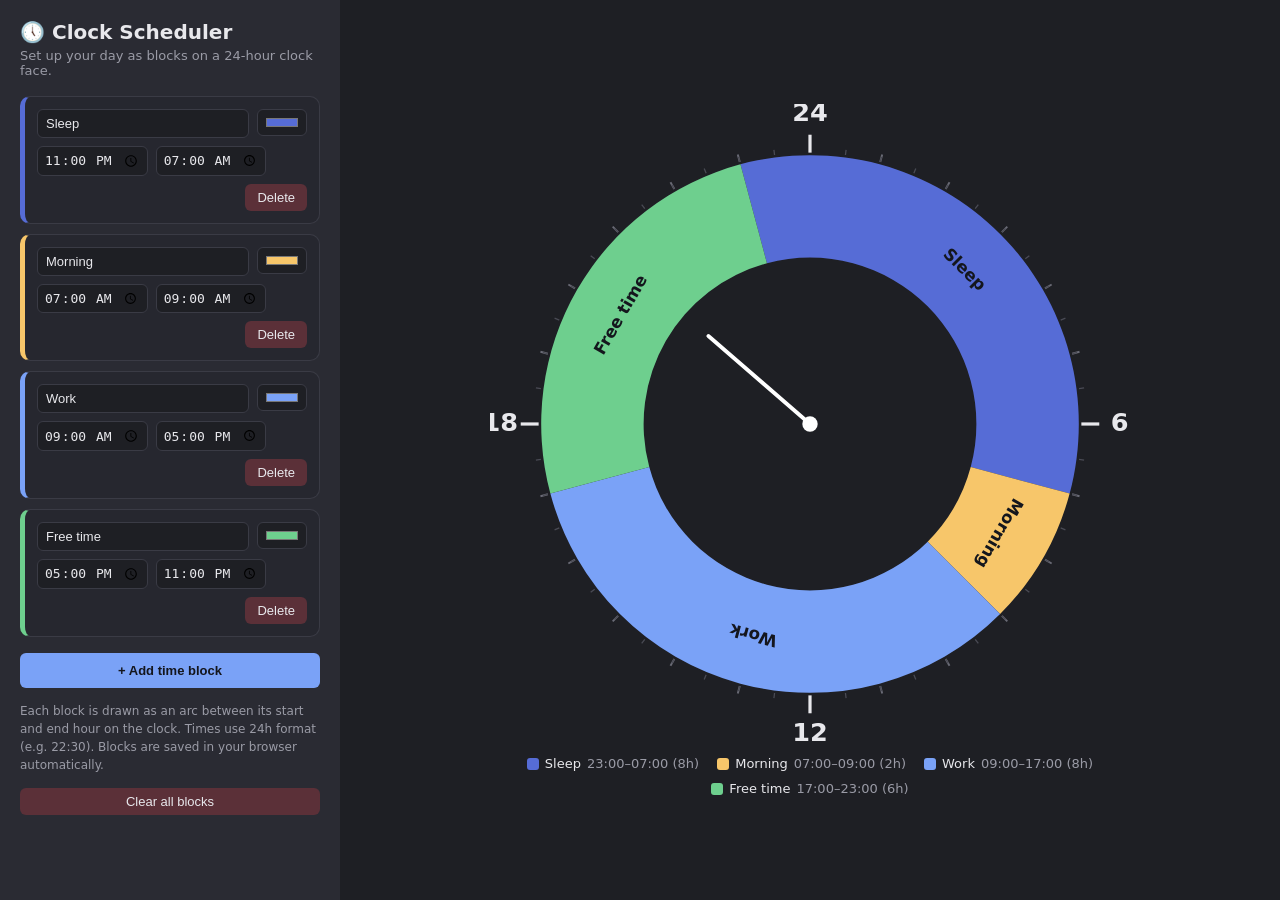
<file: clock-scheduler.html>
<!DOCTYPE html>
<html lang="en">
<head>
<meta charset="UTF-8">
<meta name="viewport" content="width=device-width, initial-scale=1.0">
<title>One Question - Clock Scheduler</title>
<style>
  :root {
    --bg: #1e1f24;
    --panel: #2a2b33;
    --text: #e8e8ec;
    --muted: #9a9ba6;
    --accent: #7aa2f7;
  }
  * { box-sizing: border-box; margin: 0; padding: 0; }
  body {
    font-family: "Segoe UI", system-ui, sans-serif;
    background: var(--bg);
    color: var(--text);
    min-height: 100vh;
    display: flex;
  }

  /* ---- Sidebar (setup) ---- */
  #sidebar {
    width: 340px;
    background: var(--panel);
    padding: 20px;
    overflow-y: auto;
    flex-shrink: 0;
    height: 100vh;
  }
  #sidebar h1 { font-size: 20px; margin-bottom: 4px; }
  #sidebar .sub { color: var(--muted); font-size: 13px; margin-bottom: 18px; }

  .block-card {
    border: 1px solid #3a3b45;
    border-radius: 10px;
    padding: 12px;
    margin-bottom: 10px;
    background: #26272f;
    border-left: 5px solid var(--c, #7aa2f7);
  }
  .block-card .row { display: flex; gap: 8px; margin-bottom: 8px; }
  .block-card input[type="text"] {
    flex: 1;
    background: #1e1f24;
    border: 1px solid #3a3b45;
    color: var(--text);
    border-radius: 6px;
    padding: 6px 8px;
    font-size: 13px;
  }
  .block-card input[type="time"], .block-card input[type="color"] {
    background: #1e1f24;
    border: 1px solid #3a3b45;
    color: var(--text);
    border-radius: 6px;
    padding: 4px 6px;
    font-size: 13px;
  }
  .block-card .btns { display: flex; gap: 8px; justify-content: flex-end; }
  button {
    background: #3a3b45;
    color: var(--text);
    border: none;
    border-radius: 6px;
    padding: 6px 12px;
    cursor: pointer;
    font-size: 13px;
  }
  button:hover { background: #4a4b56; }
  button.primary { background: var(--accent); color: #14161d; font-weight: 600; }
  button.primary:hover { background: #93b4f9; }
  button.danger { background: #5b3038; }
  button.danger:hover { background: #733a45; }

  .hint { color: var(--muted); font-size: 12px; margin: 14px 0; line-height: 1.5; }

  /* ---- Clock ---- */
  #clockWrap {
    flex: 1;
    display: flex;
    flex-direction: column;
    align-items: center;
    justify-content: center;
    height: 100vh;
    position: relative;
  }
  svg { max-width: 90vmin; max-height: 90vmin; }
  #legend { margin-top: 12px; display: flex; flex-wrap: wrap; gap: 10px 18px; justify-content: center; max-width: 640px; }
  .legend-item { display: flex; align-items: center; gap: 6px; font-size: 13px; }
  .legend-swatch { width: 12px; height: 12px; border-radius: 3px; }
  .tooltip {
    position: absolute;
    pointer-events: none;
    background: #14161d;
    border: 1px solid #3a3b45;
    border-radius: 8px;
    padding: 8px 12px;
    font-size: 13px;
    display: none;
    z-index: 10;
    box-shadow: 0 4px 16px rgba(0,0,0,.5);
  }
  .tooltip b { color: var(--accent); }
</style>
</head>
<body>

<div id="sidebar">
  <h1>&#128340; Clock Scheduler</h1>
  <p class="sub">Set up your day as blocks on a 24-hour clock face.</p>

  <div id="blockList"></div>

  <button class="primary" id="addBtn" style="width:100%; padding:10px; margin-top:6px;">+ Add time block</button>

  <p class="hint">
    Each block is drawn as an arc between its start and end hour on the clock.
    Times use 24h format (e.g. 22:30). Blocks are saved in your browser automatically.
  </p>
  <button id="clearBtn" class="danger" style="width:100%;">Clear all blocks</button>
</div>

<div id="clockWrap">
  <svg id="clock" viewBox="0 0 500 500" width="640" height="640"></svg>
  <div id="legend"></div>
  <div class="tooltip" id="tooltip"></div>
</div>

<script>
const STORAGE_KEY = "one-question-clock-schedule";
const CX = 250, CY = 250, R_OUT = 210, R_IN = 130;
const svg = document.getElementById("clock");
const tooltip = document.getElementById("tooltip");

let blocks = load();
let hoverIndex = -1;

function load() {
  try { return JSON.parse(localStorage.getItem(STORAGE_KEY)) || defaults(); }
  catch { return defaults(); }
}
function defaults() {
  return [
    { name: "Sleep",     start: "23:00", end: "07:00", color: "#566cd6" },
    { name: "Morning",   start: "07:00", end: "09:00", color: "#f7c66a" },
    { name: "Work",      start: "09:00", end: "17:00", color: "#7aa2f7" },
    { name: "Free time", start: "17:00", end: "23:00", color: "#6ecf8e" },
  ];
}
function save() { localStorage.setItem(STORAGE_KEY, JSON.stringify(blocks)); }

function toMinutes(t) {
  const [h, m] = t.split(":").map(Number);
  return h * 60 + m;
}

/* Angle: 0 min = 12 o'clock (top), clockwise, full day = 360deg */
function angleOf(minutes) {
  return (minutes / 1440) * 2 * Math.PI;
}
function polar(angle, radius) {
  return [CX + radius * Math.sin(angle), CY - radius * Math.cos(angle)];
}

/* Arc path spanning from start to end (wraps past midnight if needed) */
function arcPath(startMin, endMin, rOut, rIn) {
  let span = endMin - startMin;
  if (span <= 0) span += 1440;                 // wraps midnight
  if (span >= 1440) span = 1439.9;             // full circle -> near-full ring
  const a0 = angleOf(startMin);
  const a1 = a0 + (span / 1440) * 2 * Math.PI;
  const large = span > 720 ? 1 : 0;
  const [x0o, y0o] = polar(a0, rOut);
  const [x1o, y1o] = polar(a1, rOut);
  const [x1i, y1i] = polar(a1, rIn);
  const [x0i, y0i] = polar(a0, rIn);
  return `M ${x0o} ${y0o}
          A ${rOut} ${rOut} 0 ${large} 1 ${x1o} ${y1o}
          L ${x1i} ${y1i}
          A ${rIn} ${rIn} 0 ${large} 0 ${x0i} ${y0i} Z`;
}

function fmtDur(mins) {
  const h = Math.floor(mins / 60), m = mins % 60;
  if (h && m) return `${h}h ${m}m`;
  if (h) return `${h}h`;
  return `${m}m`;
}

/* ---------- Clock rendering ---------- */
function renderClock() {
  svg.innerHTML = "";

  // outer tick ring: 24 hour marks, bigger every 6h
  for (let h = 0; h < 24; h++) {
    const a = angleOf(h * 60);
    const major = h % 6 === 0;
    const r1 = R_OUT + 2, r2 = R_OUT + (major ? 16 : 8);
    const [x1, y1] = polar(a, r1), [x2, y2] = polar(a, r2);
    const line = document.createElementNS("http://www.w3.org/2000/svg", "line");
    line.setAttribute("x1", x1); line.setAttribute("y1", y1);
    line.setAttribute("x2", x2); line.setAttribute("y2", y2);
    line.setAttribute("stroke", major ? "#e8e8ec" : "#6a6b76");
    line.setAttribute("stroke-width", major ? 2.5 : 1.5);
    svg.appendChild(line);

    if (major) {
      const [tx, ty] = polar(a, R_OUT + 32);
      const t = document.createElementNS("http://www.w3.org/2000/svg", "text");
      t.setAttribute("x", tx); t.setAttribute("y", ty);
      t.setAttribute("text-anchor", "middle");
      t.setAttribute("dominant-baseline", "middle");
      t.setAttribute("fill", "#e8e8ec");
      t.setAttribute("font-size", major ? 20 : 14);
      t.setAttribute("font-weight", "600");
      t.textContent = h === 0 ? 24 : h;
      svg.appendChild(t);
    }
  }

  // minor minute ticks every 30 min
  for (let m = 0; m < 1440; m += 30) {
    if (m % 360 === 0) continue;
    const a = angleOf(m);
    const [x1, y1] = polar(a, R_OUT + 2), [x2, y2] = polar(a, R_OUT + 6);
    const line = document.createElementNS("http://www.w3.org/2000/svg", "line");
    line.setAttribute("x1", x1); line.setAttribute("y1", y1);
    line.setAttribute("x2", x2); line.setAttribute("y2", y2);
    line.setAttribute("stroke", "#4a4b55");
    svg.appendChild(line);
  }

  // inner track background
  const track = document.createElementNS("http://www.w3.org/2000/svg", "circle");
  track.setAttribute("cx", CX); track.setAttribute("cy", CY);
  track.setAttribute("r", (R_OUT + R_IN) / 2);
  track.setAttribute("fill", "none");
  track.setAttribute("stroke", "#26272f");
  track.setAttribute("stroke-width", R_OUT - R_IN);
  svg.appendChild(track);

  // activity arcs
  const legend = document.getElementById("legend");
  legend.innerHTML = "";

  blocks.forEach((b, i) => {
    const path = document.createElementNS("http://www.w3.org/2000/svg", "path");
    path.setAttribute("d", arcPath(toMinutes(b.start), toMinutes(b.end), R_OUT, R_IN));
    path.setAttribute("fill", b.color);
    path.setAttribute("opacity", hoverIndex === -1 || hoverIndex === i ? 1 : 0.35);
    path.style.cursor = "pointer";
    path.addEventListener("mousemove", e => showTooltip(e, b));
    path.addEventListener("mouseleave", hideTooltip);
    path.addEventListener("mouseenter", () => { hoverIndex = i; renderClock(); });
    path.addEventListener("mouseout",   () => { hoverIndex = -1; renderClock(); });
    svg.appendChild(path);

    // name label along the middle of the arc (if it's wide enough)
    let span = toMinutes(b.end) - toMinutes(b.start);
    if (span <= 0) span += 1440;
    if (span >= 90) {
      const mid = toMinutes(b.start) + span / 2;
      const [lx, ly] = polar(angleOf(mid), (R_OUT + R_IN) / 2);
      const t = document.createElementNS("http://www.w3.org/2000/svg", "text");
      t.setAttribute("x", lx); t.setAttribute("y", ly);
      t.setAttribute("text-anchor", "middle");
      t.setAttribute("dominant-baseline", "middle");
      t.setAttribute("fill", "#14161d");
      t.setAttribute("font-size", 13);
      t.setAttribute("font-weight", "700");
      t.setAttribute("pointer-events", "none");
      t.setAttribute("transform", `rotate(${(angleOf(mid) * 180) / Math.PI} ${lx} ${ly})`);
      t.textContent = b.name;
      svg.appendChild(t);
    }

    const item = document.createElement("div");
    item.className = "legend-item";
    item.innerHTML = `<span class="legend-swatch" style="background:${b.color}"></span>
                      ${b.name} <span style="color:var(--muted)">${b.start}\u2013${b.end} (${fmtDur(span)})</span>`;
    legend.appendChild(item);
  });

  // clock hands showing current time
  const now = new Date();
  const nowMin = now.getHours() * 60 + now.getMinutes() + now.getSeconds() / 60;
  const a = angleOf(nowMin);
  const [hx, hy] = polar(a, R_IN - 25);
  const hand = document.createElementNS("http://www.w3.org/2000/svg", "line");
  hand.setAttribute("x1", CX); hand.setAttribute("y1", CY);
  hand.setAttribute("x2", hx); hand.setAttribute("y2", hy);
  hand.setAttribute("stroke", "#ffffff");
  hand.setAttribute("stroke-width", 3);
  hand.setAttribute("stroke-linecap", "round");
  svg.appendChild(hand);
  const dot = document.createElementNS("http://www.w3.org/2000/svg", "circle");
  dot.setAttribute("cx", CX); dot.setAttribute("cy", CY);
  dot.setAttribute("r", 6);
  dot.setAttribute("fill", "#ffffff");
  svg.appendChild(dot);
}

function showTooltip(e, b) {
  let span = toMinutes(b.end) - toMinutes(b.start);
  if (span <= 0) span += 1440;
  tooltip.innerHTML = `<b>${b.name}</b><br>${b.start} \u2013 ${b.end}<br>${fmtDur(span)}`;
  tooltip.style.display = "block";
  const wrap = document.getElementById("clockWrap").getBoundingClientRect();
  tooltip.style.left = (e.clientX - wrap.left + 14) + "px";
  tooltip.style.top  = (e.clientY - wrap.top + 14) + "px";
}
function hideTooltip() { tooltip.style.display = "none"; }

/* ---------- Sidebar editing ---------- */
function renderBlocks() {
  const list = document.getElementById("blockList");
  list.innerHTML = "";
  blocks.forEach((b, i) => {
    const card = document.createElement("div");
    card.className = "block-card";
    card.style.setProperty("--c", b.color);
    card.innerHTML = `
      <div class="row">
        <input type="text" value="${b.name.replace(/"/g, "&quot;")}" data-i="${i}" data-f="name" placeholder="Activity name">
        <input type="color" value="${b.color}" data-i="${i}" data-f="color" title="Color">
      </div>
      <div class="row">
        <input type="time" value="${b.start}" data-i="${i}" data-f="start">
        <input type="time" value="${b.end}" data-i="${i}" data-f="end">
      </div>
      <div class="btns">
        <button class="danger" data-del="${i}">Delete</button>
      </div>`;
    list.appendChild(card);
  });

  list.querySelectorAll("input").forEach(inp => {
    inp.addEventListener("input", () => {
      const i = +inp.dataset.i, f = inp.dataset.f;
      blocks[i][f] = inp.value;
      save();
      renderClock();
    });
  });
  list.querySelectorAll("button[data-del]").forEach(btn => {
    btn.addEventListener("click", () => {
      blocks.splice(+btn.dataset.del, 1);
      save();
      renderBlocks();
      renderClock();
    });
  });
}

document.getElementById("addBtn").addEventListener("click", () => {
  blocks.push({ name: "New block", start: "12:00", end: "13:00", color: palette[blocks.length % palette.length] });
  save();
  renderBlocks();
  renderClock();
});
document.getElementById("clearBtn").addEventListener("click", () => {
  if (confirm("Delete all time blocks?")) {
    blocks = [];
    save();
    renderBlocks();
    renderClock();
  }
});

const palette = ["#7aa2f7", "#6ecf8e", "#f7c66a", "#f27e7e", "#c58af9", "#5fd4d0", "#f0a35e", "#9aa5b5"];

renderBlocks();
renderClock();
setInterval(renderClock, 30000); // keep the "now" hand fresh
</script>
</body>
</html>
</file>
